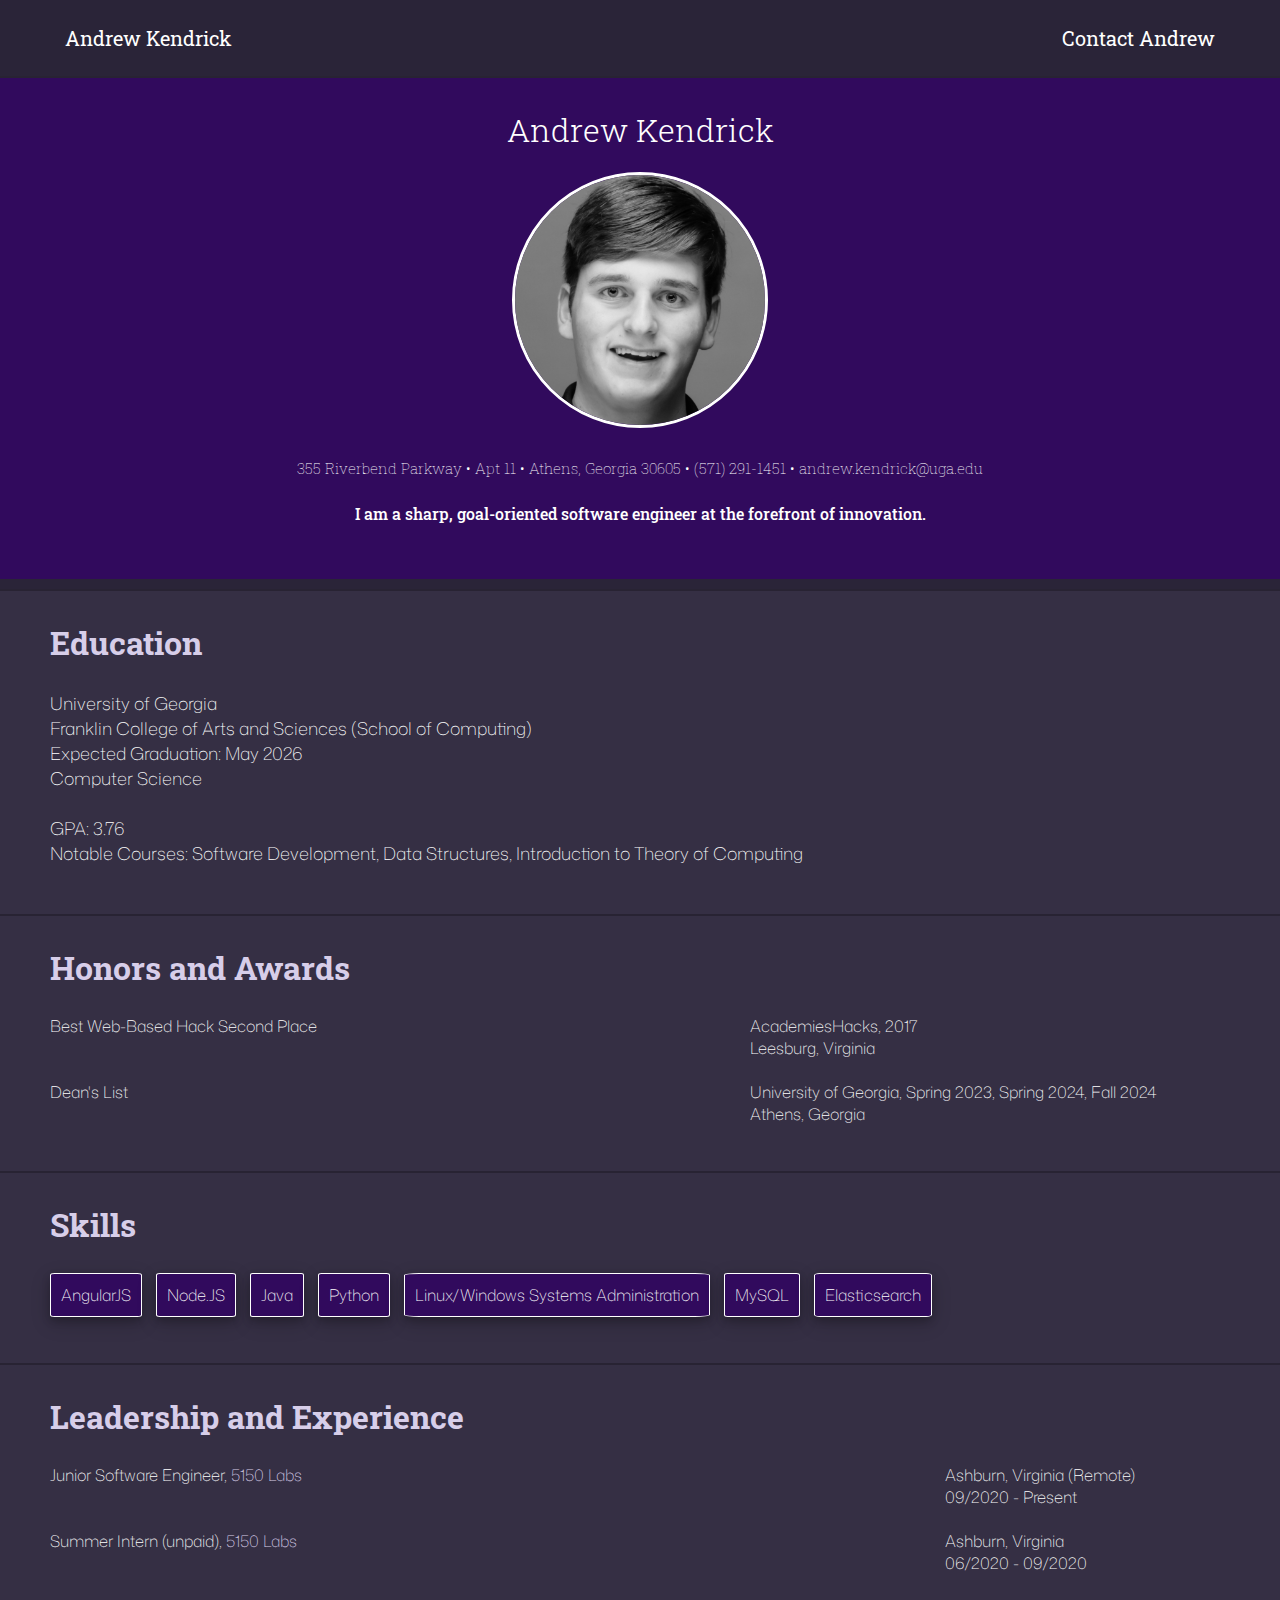
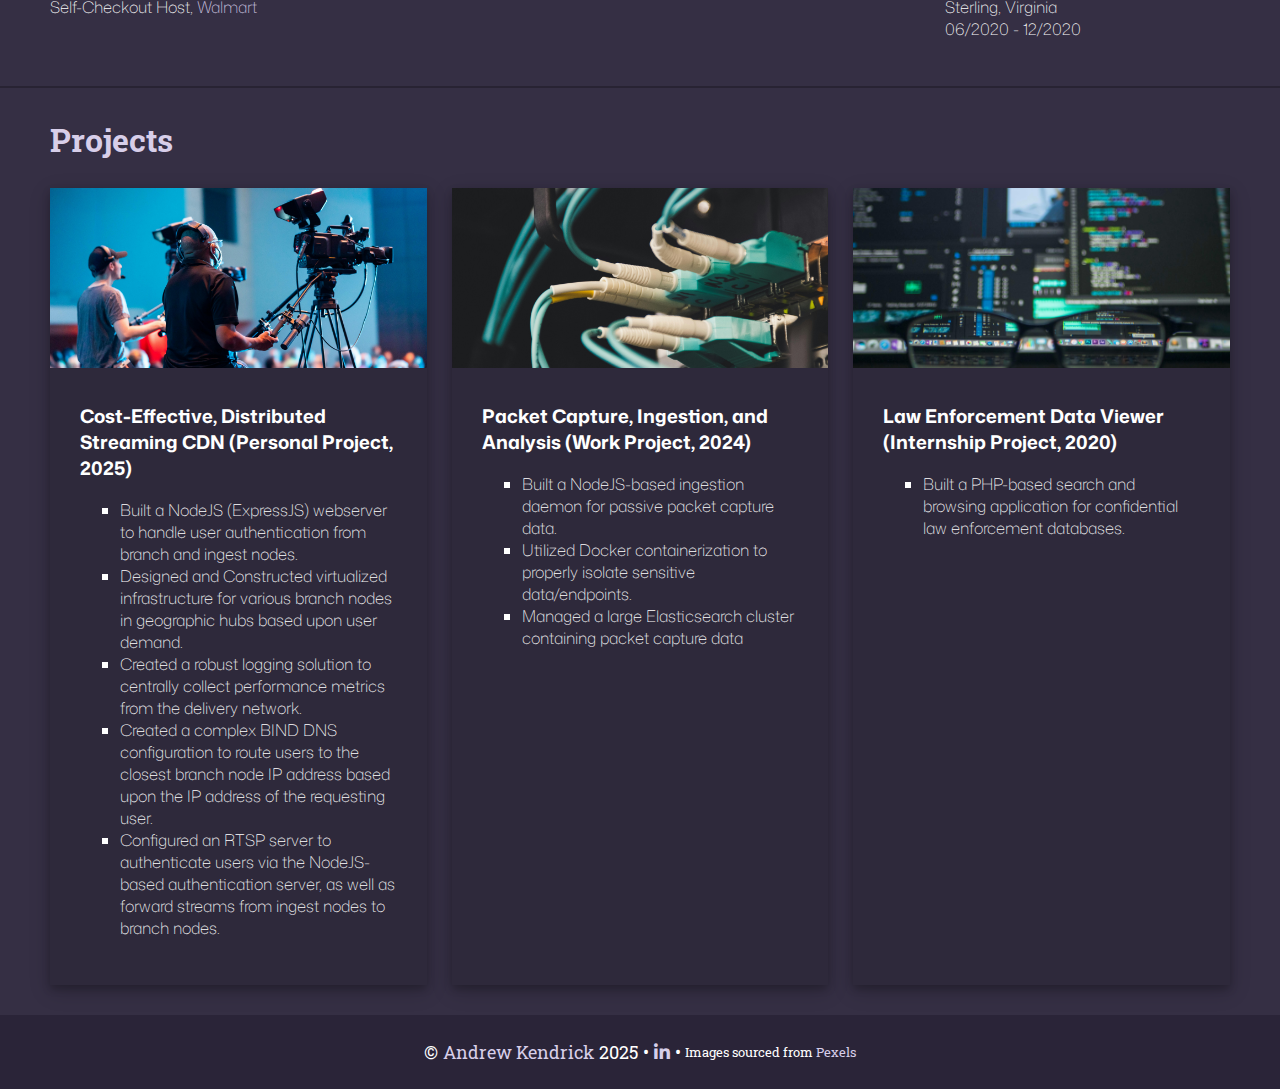
<file: index.html>
<!DOCTYPE html>
<html lang="en">

<head>
    <link rel="stylesheet" href="https://cdnjs.cloudflare.com/ajax/libs/font-awesome/6.7.2/css/all.min.css">
    <link rel="stylesheet" href="css/style.css">
    <link
        href="https://fonts.googleapis.com/css2?family=Mona+Sans:ital,wght@0,200..900;1,200..900&family=Roboto+Slab:wght@100..900&display=swap"
        rel="stylesheet">
    <meta charset="UTF-8">
    <meta name="viewport" content="width=device-width, initial-scale=1.0">
    <title>Andrew Kendrick</title>
</head>

<body>
    <nav>
        <p class="nav-left">Andrew Kendrick</p>
        <p><a href="contact.html">Contact Andrew</a></p>
    </nav>
    <section class="splash">
        <h1>Andrew Kendrick</h1>
        <img src="images/andrewkendrick_headshot.jpg" alt="A black and white headshot image of Andrew Kendrick smiling"
            width="250">
        <p class="contact-info">355 Riverbend Parkway &#8226; Apt 11 &#8226; Athens, Georgia 30605 &#8226; (571) 291-1451 &#8226;
            andrew.kendrick@uga.edu</p>
        <p class="tagline">I am a sharp, goal-oriented software engineer at the forefront of innovation.</p>
    </section>
    <hr>
    <section>
        <h2>Education</h2>
        <p class="education">University of Georgia<br>Franklin College of Arts and Sciences (School of
            Computing)<br>Expected Graduation:
            May 2026<br>Computer Science<br><br>GPA: 3.76<br>Notable Courses: Software Development, Data Structures,
            Introduction to Theory of Computing</p>
    </section>
    <section>
        <h2>Honors and Awards</h2>
        <dl>
            <dt>Best Web-Based Hack Second Place</dt>
            <dd>AcademiesHacks, 2017<br>Leesburg, Virginia<br><br></dd>
            <dt>Dean's List</dt>
            <dd>University of Georgia, Spring 2023, Spring 2024, Fall 2024<br>Athens, Georgia</dd>
        </dl>
    </section>
    <section>
        <h2>Skills</h2>
        <ul class="skills-list">
            <li>AngularJS</li>
            <li>Node.JS</li>
            <li>Java</li>
            <li>Python</li>
            <li>Linux/Windows Systems Administration</li>
            <li>MySQL</li>
            <li>Elasticsearch</li>
        </ul>
    </section>
    <section>
        <h2>Leadership and Experience</h2>
        <dl>
            <dt>Junior Software Engineer, <a href="https://5150labs.io">5150 Labs</a></dt>
            <dd>Ashburn, Virginia (Remote)<br>09/2020 - Present<br><br></dd>
            <dt>Summer Intern (unpaid), <a href="https://5150labs.io">5150 Labs</a></dt>
            <dd>Ashburn, Virginia<br>06/2020 - 09/2020<br><br></dd>
            <dt>Self-Checkout Host, <a href="https://walmart.com">Walmart</a></dt>
            <dd>Sterling, Virginia<br>06/2020 - 12/2020</dd>
        </dl>
    </section>
    <section>
        <h2>Projects</h2>
        <div class="three-col">
            <div class="card">
                <img src="images/pexels-filming.jpg" alt="Two men wearing headsets operating film cameras on tripods.">
                <div class="card-content">
                    <h3>Cost-Effective, Distributed Streaming CDN (Personal Project, 2025)</h3>
                    <ul>
                        <li>Built a NodeJS (ExpressJS) webserver to handle user authentication from branch and ingest nodes.</li>
                        <li>Designed and Constructed virtualized infrastructure for various branch nodes in geographic hubs
                            based upon user demand.</li>
                        <li>Created a robust logging solution to centrally collect performance metrics from the delivery
                            network.</li>
                        <li>Created a complex BIND DNS configuration to route users to the closest branch node IP address
                            based upon
                            the IP address of the requesting user.</li>
                        <li>Configured an RTSP server to authenticate users via the NodeJS-based authentication server, as
                            well as forward streams from ingest nodes to branch nodes.</li>
                    </ul>
                </div>
            </div>
            <div class="card">
                <img src="images/pexels-fiber.jpg" alt="Fiber Optic cables connected to a switching device.">
                <div class="card-content">
                <h3>Packet Capture, Ingestion, and Analysis (Work Project, 2024)</h3>
                <ul>
                    <li>Built a NodeJS-based ingestion daemon for passive packet capture data.</li>
                    <li>Utilized Docker containerization to properly isolate sensitive data/endpoints.</li>
                    <li>Managed a large Elasticsearch cluster containing packet capture data</li>
                </ul>
            </div>
            </div>
            <div class="card">
                <img src="images/pexels-codeview.jpg" alt="A pair of eye glasses in front of a laptop screen displaying lines of code.">
                <div class="card-content">
                    <h3>Law Enforcement Data Viewer (Internship Project, 2020)</h3>
                    <ul>
                        <li>Built a PHP-based search and browsing application for confidential law enforcement databases.</li>
                    </ul>
                </div>
            </div>
        </div>
    </section>
    <footer>
        &#169; <a href="contact.html">Andrew Kendrick</a> 2025 &#8226;
        <a href="https://www.linkedin.com/in/andrew-kendrick/"><i class="fa-brands fa-linkedin-in"></i></a>
        &#8226;&nbsp;
        <div class="footer-subline">Images sourced from <a href="https://www.pexels.com/">Pexels</a></div>
    </footer>
</body>

</html>
</file>
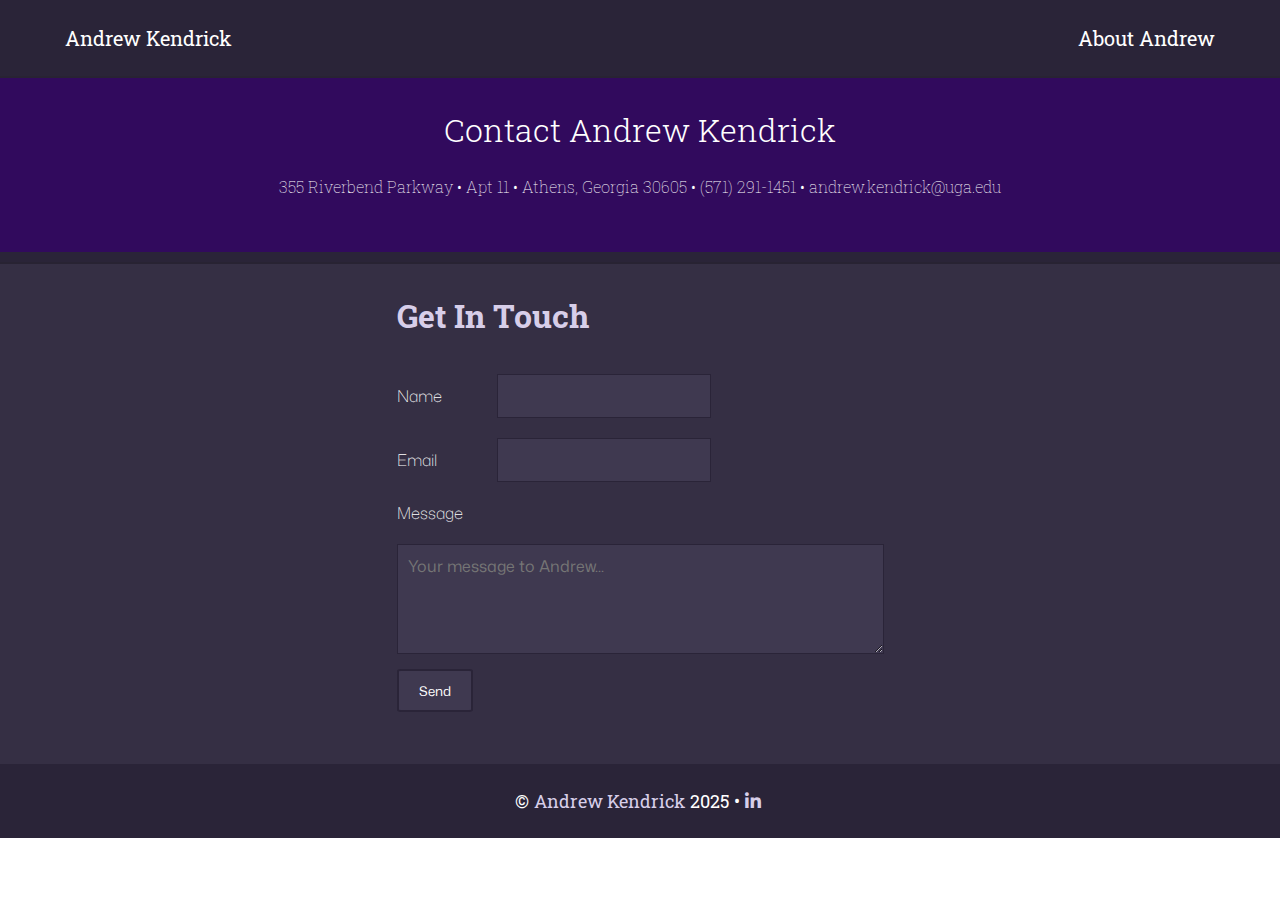
<file: contact.html>
<!DOCTYPE html>
<html lang="en">

<head>
    <link rel="stylesheet" href="https://cdnjs.cloudflare.com/ajax/libs/font-awesome/6.7.2/css/all.min.css">
    <link rel="stylesheet" href="css/style.css">
    <link
        href="https://fonts.googleapis.com/css2?family=Mona+Sans:ital,wght@0,200..900;1,200..900&family=Roboto+Slab:wght@100..900&display=swap"
        rel="stylesheet">
    <meta charset="UTF-8">
    <meta name="viewport" content="width=device-width, initial-scale=1.0">
    <title>Contact Andrew Kendrick</title>
</head>

<body>
    <nav>
        <p class="nav-left">Andrew Kendrick</p>
        <p><a href="index.html">About Andrew</a></p>
    </nav>
    <section class="splash">
        <h1>Contact Andrew Kendrick</h1>
        <p>355 Riverbend Parkway &#8226; Apt 11 &#8226; Athens, Georgia 30605 &#8226; (571) 291-1451 &#8226;
            andrew.kendrick@uga.edu</p>
    </section>
    <hr>
    <section class="one-col">
        <h2>Get In Touch</h2>
        <form action="https://formsubmit.co/2f5d9d7a377be48009b75d685c0b1ca2" method="post">
            <input type="hidden" name="_next" value="https://andrew-kendrick.github.io/thankyou.html">
            <label>Name</label><input type="text" name="name" required>
            <br>
            <label>Email</label><input type="email" name="email" required>
            <br>
            <label>Message</label>
            <br>
            <textarea rows="4" cols="50" name="message" placeholder="Your message to Andrew..."></textarea>
            <br>
            <button type="submit">Send</button>
            <br>
            <br>
        </form>
    </section>
    <footer>
        &#169; <a href="index.html">Andrew Kendrick</a> 2025 &#8226; <a
            href="https://www.linkedin.com/in/andrew-kendrick/"><i class="fa-brands fa-linkedin-in"></i></a>
    </footer>
</body>

</html>
</file>
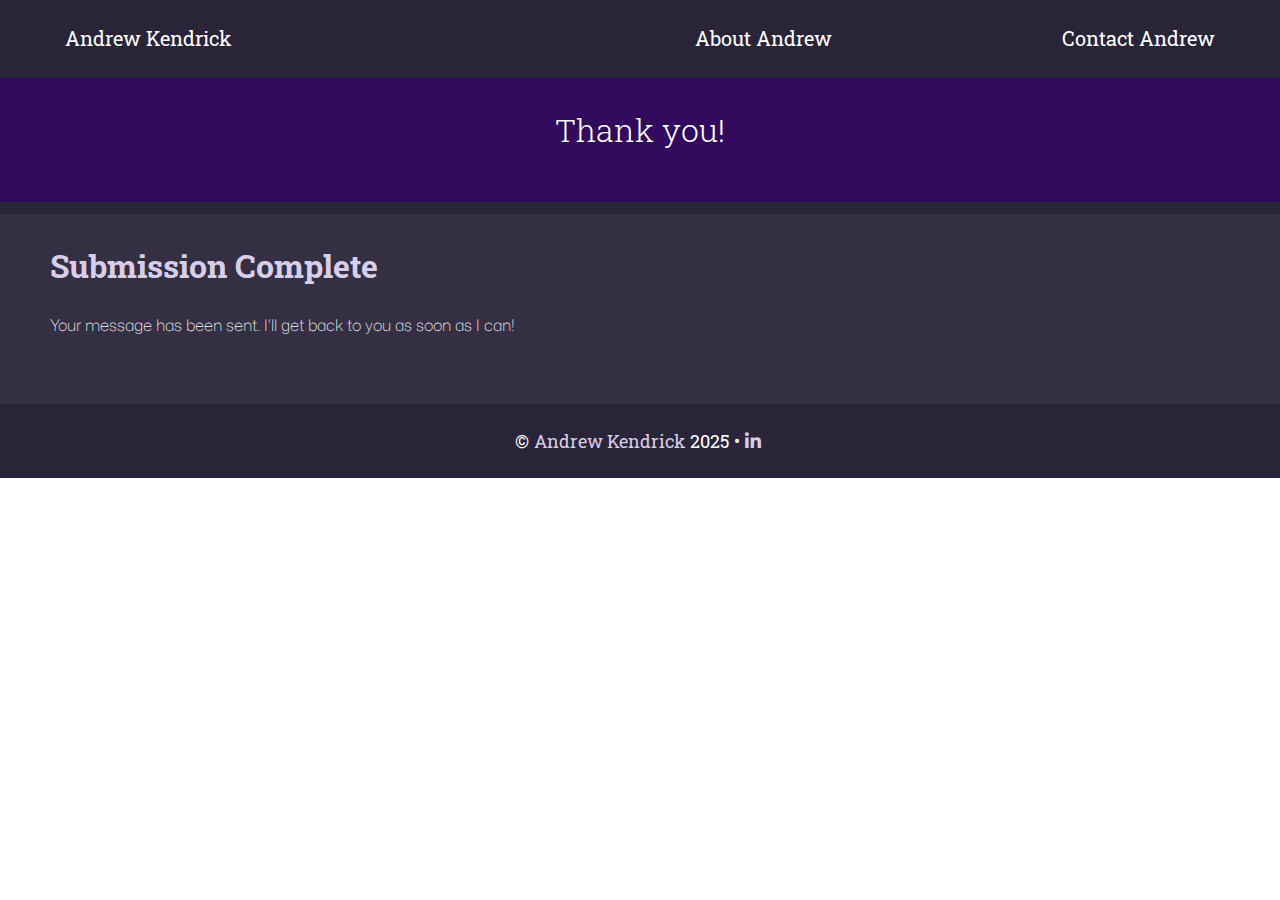
<file: thankyou.html>
<!DOCTYPE html>
<html lang="en">
<head>
    <link rel="stylesheet" href="https://cdnjs.cloudflare.com/ajax/libs/font-awesome/6.7.2/css/all.min.css">
    <link rel="stylesheet" href="css/style.css">
    <link
        href="https://fonts.googleapis.com/css2?family=Mona+Sans:ital,wght@0,200..900;1,200..900&family=Roboto+Slab:wght@100..900&display=swap"
        rel="stylesheet">
    <meta charset="UTF-8">
    <meta name="viewport" content="width=device-width, initial-scale=1.0">
    <title>Thank You | Andrew Kendrick</title>
</head>
<body>
    <nav>
        <p class="nav-left">Andrew Kendrick</p>
        <p><a href="index.html">About Andrew</a></p>
        <p><a href="contact.html">Contact Andrew</a></p>
    </nav>
    <section class="splash">
        <h1>Thank you!</h1>
    </section>
    <hr>
    <section>
        <h2>Submission Complete</h2>
        <p>Your message has been sent.  I'll get back to you as soon as I can!</p>
        <br>
    </section>
    <footer>
        &#169; <a href="index.html">Andrew Kendrick</a> 2025 &#8226; <a href="https://www.linkedin.com/in/andrew-kendrick/"><i class="fa-brands fa-linkedin-in"></i></a>
    </footer>
</body>
</html>
</file>
<file: css/style.css>
/* General Styles */
body {
    margin: 0;
    padding: 0;
    color: #fff;
}

/* Nav Styles */
nav {
    background-color: #2A2438;
    top: 0;
    display: flex;
    padding-left: 50px;
    padding-right: 50px;
    color: #fff;
}

nav p{
    margin-top: 0px;
    margin-bottom: 0px;
    width: 100%;
    flex: 1;
    display: flex;
}

.nav-left {
    padding: 25px 15px;
}

nav p, nav a {
    font-size: 20px;
    font-family: "Roboto Slab", serif;
}

nav a {
    margin-left: auto;
    color: #fff;
    padding: 25px 15px;
    text-align: right;
    display: inline-block;
    text-decoration: none;
    transition: background-color 0.1s;
}

nav a:hover {
    color: #fff;
    background: #1b1724;
}

/* Footer Styles */
footer {
    display: flex;
    background-color: #2A2438;
    padding: 25px 50px;
    justify-content: center;
    font-family: "Roboto Slab", serif;
    font-size: 18px;
}

footer a {
    padding: 0 5px;
    color: #d7cee9;
    text-decoration: none;
    transition: color 0.1s;
}

footer a:hover {
    color: #635d70;
}

.footer-subline {
    font-size: 13px;
    margin-top: auto;
    margin-bottom: auto;
}

.footer-subline a {
    padding: 0;
}

/* Splash Section */
.splash {
    display: block;
    background-color: #310A5D;
    padding: 30px 50px;
    text-align: center;
}

.splash h1 {
    margin-top: 0;
    color: #fff;
    font-family: "Roboto Slab", serif;
  font-optical-sizing: auto;
  font-weight: 300;
  font-style: normal;
}

.splash img {
    border-radius: 50%;
    border: 3px solid #fff;
}

.splash p {
    margin: 25px 0px;
    font-family: "Roboto Slab", serif;
    color: #fff;
}

.contact-info {
    font-size: 15px;
}

.tagline {
    font-weight: 500;
}

/* Horizontal Rules */
hr {
    margin-top: 0px;
    margin-bottom: 0px;
    border-width: 5px;
    border-color: #2A2438;
    border-style: solid;
}

/* Sections */
section {
    font-family: "Mona Sans", serif;
  font-optical-sizing: auto;
  font-weight: 100;
  font-style: normal;
  font-variation-settings:
    "wdth" 100;
    background: #352F44;
    padding: 30px 50px;
    border-top: 2px solid #282333;
}

/* Section Headings */
section h2 {
    font-family: "Roboto Slab", serif;
    font-size: 2em;
    color: #d7cee9;
    margin-top: 0;
}

/* Paragraph Styles */
.education {
    font-size: 1.1em;
}

/* link styles */
section a {
    color: #d7cee9;
    text-decoration: none;
    transition: color 0.1s;
}
section a:hover {
    color: #635d70;
}

/* List Styles */
ul {
    list-style-type: square;
}

ul.skills-list {
    padding: 0;
    margin-left: 0;
    list-style-type: none;
}

ul.skills-list li {
    display: inline-block;
    background: #310A5D;
    padding: 10px;
    border-radius: 5%;
    border: 1px solid #fff;
    margin-right: 10px;
    box-shadow: 0 4px 8px 0 rgba(0, 0, 0, 0.2), 0 6px 20px 0 rgba(0, 0, 0, 0.19);
}

dl {
    display: grid;
    grid-template-columns: 0.9fr auto;
}
dl dt{}
dl dd{}

/* Project Section */
.three-col {
    display: grid;
    grid-template-columns: 1fr 1fr 1fr;
    gap: 25px;
}

.card {
    background:#2e293b;
    box-shadow: 0 4px 8px 0 rgba(0, 0, 0, 0.2), 0 6px 20px 0 rgba(0, 0, 0, 0.19);
}

.card img {
    width: 100%;
    height: 180px;
    object-fit: cover;
}

.card-content {
    padding: 30px;
}

.card h3 {
    margin-top: 0;
}

/* Contact Page Styles */
.one-col {
    display: grid;
    grid-template-columns: auto;
    justify-content: center;
}

form {
    font-family: "Mona Sans", serif;
}

form label {
    font-size: 1em;
    display: inline-block;
    min-width: 100px;
    margin: 10px 0px;
}

form input, form textarea {
    font-family: "Mona Sans", serif;
    font-size: 1em;
    padding: 10px;
    background: #3f3950;
    border: 1px solid #2A2438;
    color: #fff;
    margin: 10px 0px;
    transition: background-color 0.3s;
}

form input:focus, form textarea:focus {
    background: #2A2438;
}

form button {
    font-family: "Mona Sans", serif;
    border: 2px solid #2A2438;
    background: #3f3950;
    color: #fff;
    padding: 10px 20px;   
    border-radius: 5%;
    cursor: pointer;
    transition: background-color 0.1s;
}

form button:hover {
    background: #3e2975
}
</file>
